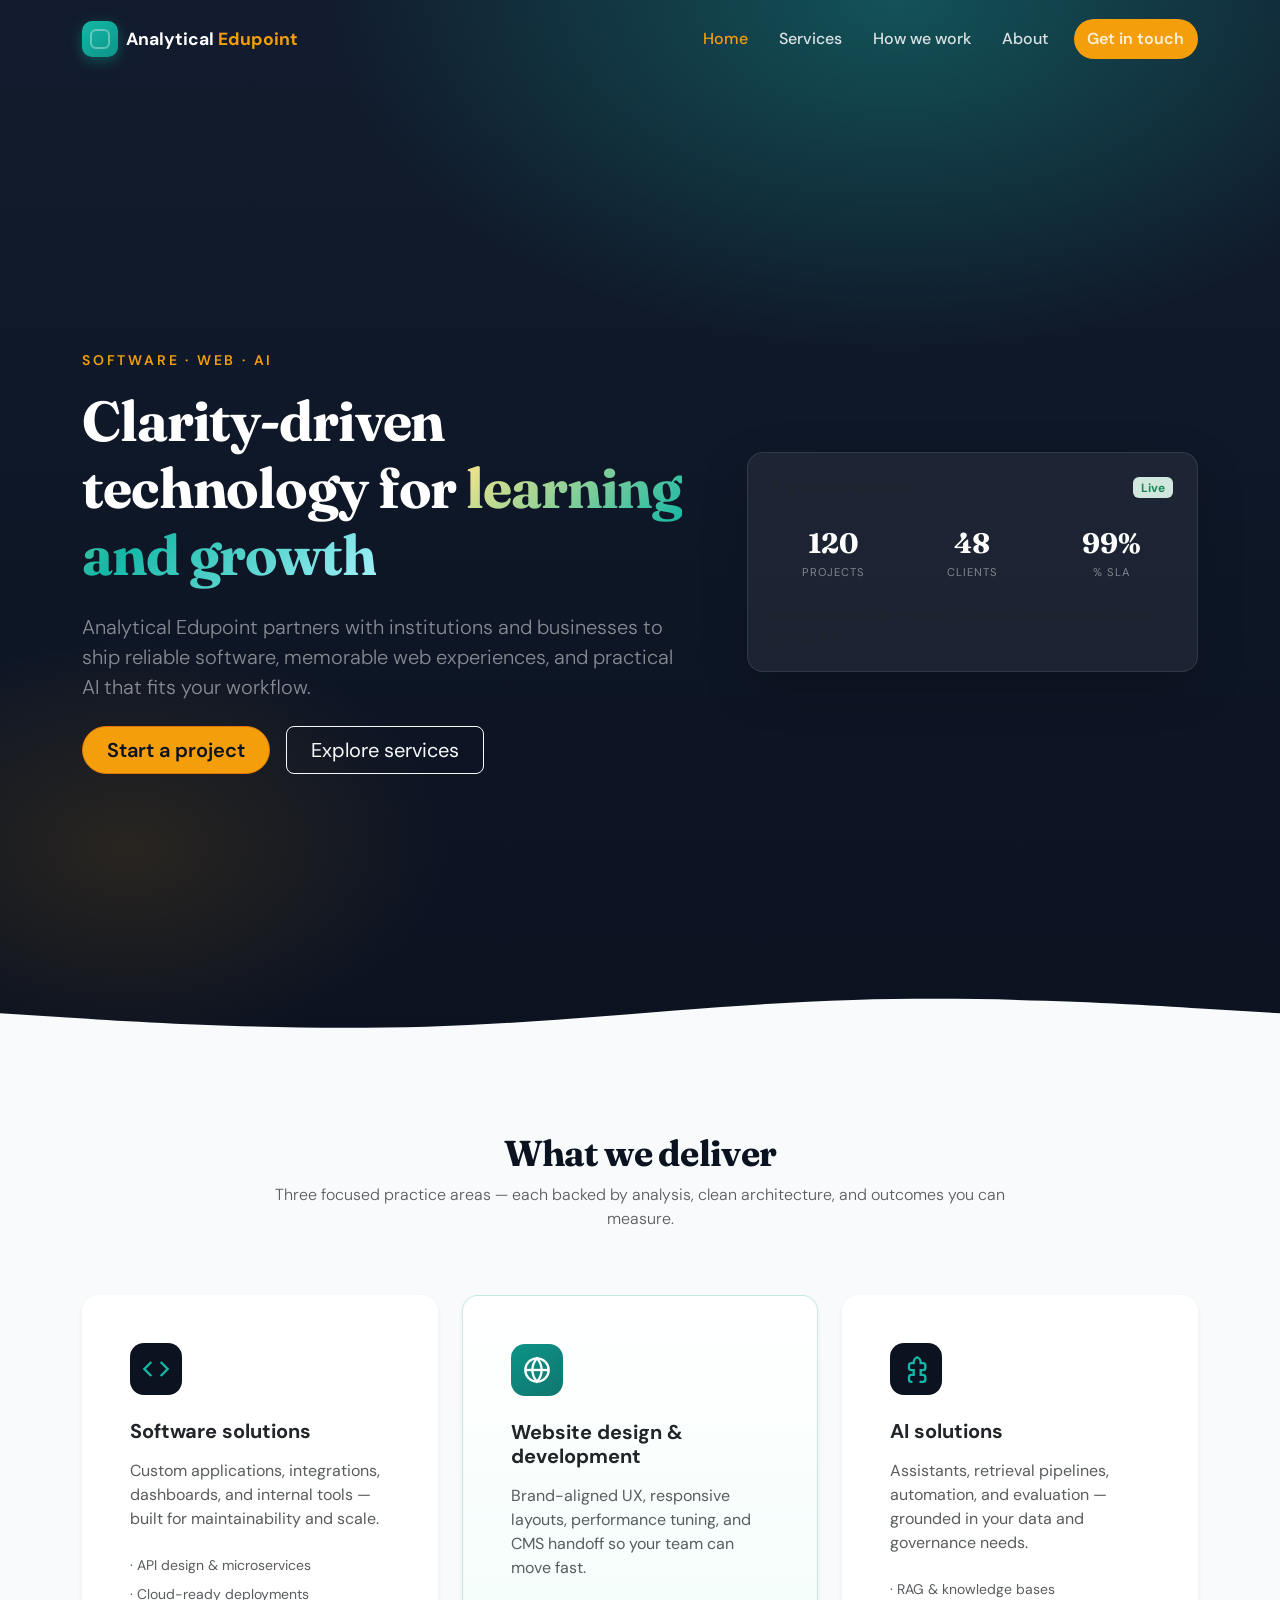
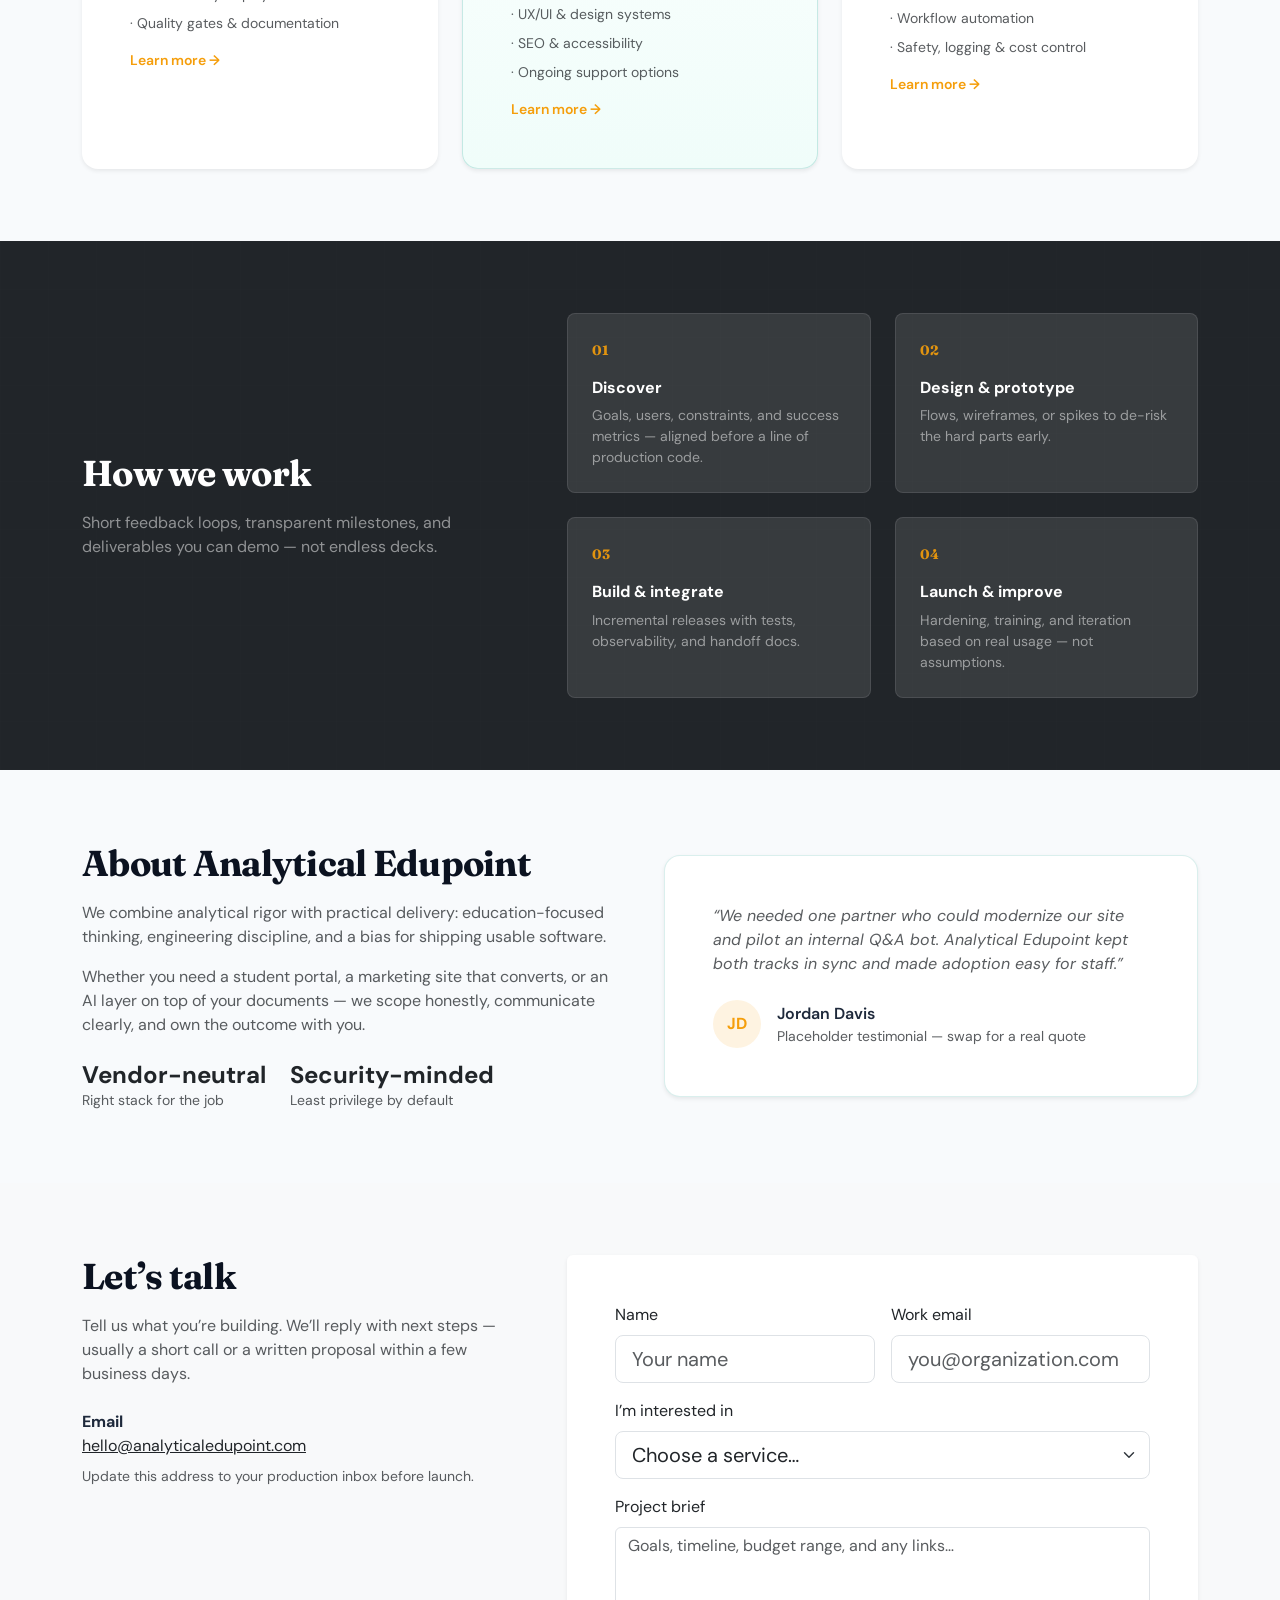
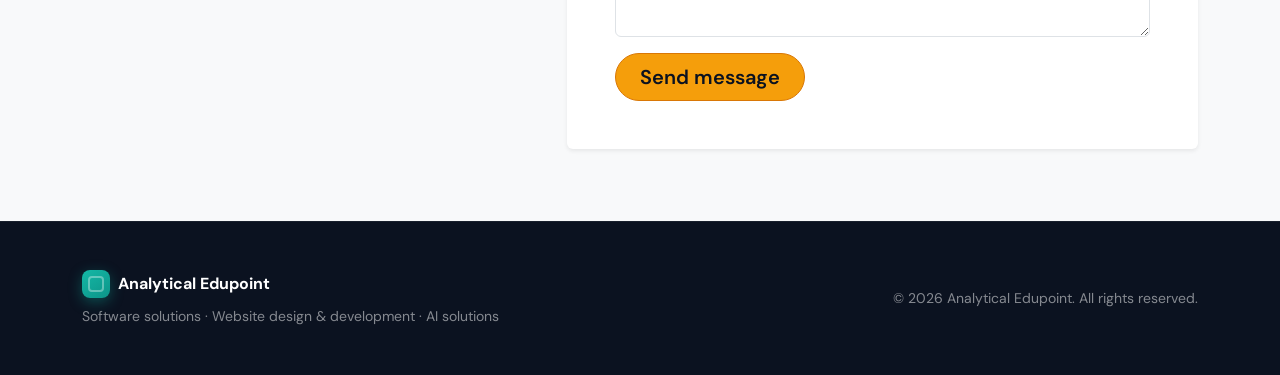
<file: index.html>
<!DOCTYPE html>
<html lang="en">
<head>
  <meta charset="UTF-8">
  <meta name="viewport" content="width=device-width, initial-scale=1.0">
  <meta name="description" content="Analytical Edupoint — software solutions, website design & development, and AI solutions for education and business.">
  <title>Analytical Edupoint | Software, Web & AI Solutions</title>
  <link rel="preconnect" href="https://fonts.googleapis.com">
  <link rel="preconnect" href="https://fonts.gstatic.com" crossorigin>
  <link href="https://fonts.googleapis.com/css2?family=DM+Sans:ital,opsz,wght@0,9..40,400;0,9..40,500;0,9..40,600;0,9..40,700;1,9..40,400&family=Fraunces:ital,opsz,wght@0,9..144,600;0,9..144,700;1,9..144,600&display=swap" rel="stylesheet">
  <link href="https://cdn.jsdelivr.net/npm/bootstrap@5.3.3/dist/css/bootstrap.min.css" rel="stylesheet" integrity="sha384-QWTKZyjpPEjISv5WaRU9OFeRpok6YctnYmDr5pNlyT2bRjXh0JMhjY6hW+ALEwIH" crossorigin="anonymous">
  <link rel="stylesheet" href="css/style.css">
</head>
<body>
  <nav id="mainNav" class="navbar navbar-expand-lg navbar-dark fixed-top py-3">
    <div class="container">
      <a class="navbar-brand fw-bold d-flex align-items-center gap-2" href="#home">
        <span class="brand-mark" aria-hidden="true"></span>
        <span>Analytical <span class="text-accent">Edupoint</span></span>
      </a>
      <button class="navbar-toggler border-0 shadow-none" type="button" data-bs-toggle="collapse" data-bs-target="#navCollapse" aria-controls="navCollapse" aria-expanded="false" aria-label="Toggle navigation">
        <span class="navbar-toggler-icon"></span>
      </button>
      <div class="collapse navbar-collapse" id="navCollapse">
        <ul class="navbar-nav ms-auto mb-2 mb-lg-0 align-items-lg-center gap-lg-1">
          <li class="nav-item"><a class="nav-link" href="#home">Home</a></li>
          <li class="nav-item"><a class="nav-link" href="services.html">Services</a></li>
          <li class="nav-item"><a class="nav-link" href="#process">How we work</a></li>
          <li class="nav-item"><a class="nav-link" href="#about">About</a></li>
          <li class="nav-item"><a class="nav-link btn-nav-cta ms-lg-2" href="#contact">Get in touch</a></li>
        </ul>
      </div>
    </div>
  </nav>

  <header id="home" class="hero position-relative overflow-hidden">
    <div class="hero-bg" aria-hidden="true"></div>
    <div class="container position-relative py-5">
      <div class="row align-items-center min-vh-100 py-5">
        <div class="col-lg-7">
          <p class="text-uppercase letter-spacing text-accent fw-semibold small mb-3 fade-in">Software · Web · AI</p>
          <h1 class="display-4 fw-bold text-white mb-4 fade-in delay-1">Clarity-driven technology for <span class="text-gradient">learning and growth</span></h1>
          <p class="lead text-white-50 mb-4 pe-lg-5 fade-in delay-2">Analytical Edupoint partners with institutions and businesses to ship reliable software, memorable web experiences, and practical AI that fits your workflow.</p>
          <div class="d-flex flex-wrap gap-3 fade-in delay-3">
            <a href="#contact" class="btn btn-accent btn-lg px-4">Start a project</a>
            <a href="services.html" class="btn btn-outline-light btn-lg px-4">Explore services</a>
          </div>
        </div>
        <div class="col-lg-5 mt-5 mt-lg-0">
          <div class="hero-panel p-4 rounded-4 shadow-lg fade-in delay-2">
            <div class="d-flex justify-content-between align-items-center mb-4">
              <span class="text-muted small">Engagement snapshot</span>
              <span class="badge bg-success-subtle text-success">Live</span>
            </div>
            <div class="row g-3 text-center mb-4">
              <div class="col-4">
                <div class="stat-value" data-count="120">0</div>
                <div class="stat-label">Projects</div>
              </div>
              <div class="col-4">
                <div class="stat-value" data-count="48">0</div>
                <div class="stat-label">Clients</div>
              </div>
              <div class="col-4">
                <div class="stat-value" data-count="99">0</div>
                <div class="stat-label">% SLA</div>
              </div>
            </div>
            <p class="small text-muted mb-0">Illustrative metrics — replace with your real numbers when you go live.</p>
          </div>
        </div>
      </div>
    </div>
    <div class="hero-wave" aria-hidden="true">
      <svg viewBox="0 0 1440 120" preserveAspectRatio="none" xmlns="http://www.w3.org/2000/svg"><path fill="var(--ae-surface)" d="M0,64L80,69.3C160,75,320,85,480,80C640,75,800,53,960,48C1120,43,1280,53,1360,58.7L1440,64L1440,120L1360,120C1280,120,1120,120,960,120C800,120,640,120,480,120C320,120,160,120,80,120L0,120Z"/></svg>
    </div>
  </header>

  <main>
    <section id="services" class="py-5 section-surface">
      <div class="container py-lg-4">
        <div class="row justify-content-center text-center mb-5">
          <div class="col-lg-8">
            <h2 class="section-title">What we deliver</h2>
            <p class="text-muted lead fs-6">Three focused practice areas — each backed by analysis, clean architecture, and outcomes you can measure.</p>
          </div>
        </div>
        <div class="row g-4">
          <div class="col-md-4">
            <article class="card service-card h-100 border-0 shadow-sm position-relative">
              <div class="card-body p-4 p-lg-5">
                <div class="icon-wrap mb-4" data-icon="code">
                  <svg width="28" height="28" viewBox="0 0 24 24" fill="none" stroke="currentColor" stroke-width="2" aria-hidden="true"><polyline points="16 18 22 12 16 6"/><polyline points="8 6 2 12 8 18"/></svg>
                </div>
                <h3 class="h5 fw-bold mb-3">Software solutions</h3>
                <p class="text-muted mb-4">Custom applications, integrations, dashboards, and internal tools — built for maintainability and scale.</p>
                <ul class="list-unstyled small text-muted mb-3">
                  <li class="mb-2">· API design &amp; microservices</li>
                  <li class="mb-2">· Cloud-ready deployments</li>
                  <li>· Quality gates &amp; documentation</li>
                </ul>
                <p class="mb-0 small fw-semibold text-accent stretched-ignore">Learn more <span aria-hidden="true">→</span></p>
                <a href="services.html#software" class="stretched-link" aria-label="Software solutions — full service details"></a>
              </div>
            </article>
          </div>
          <div class="col-md-4">
            <article class="card service-card h-100 border-0 shadow-sm service-card-featured position-relative">
              <div class="card-body p-4 p-lg-5">
                <div class="icon-wrap mb-4" data-icon="web">
                  <svg width="28" height="28" viewBox="0 0 24 24" fill="none" stroke="currentColor" stroke-width="2" aria-hidden="true"><circle cx="12" cy="12" r="10"/><line x1="2" y1="12" x2="22" y2="12"/><path d="M12 2a15.3 15.3 0 0 1 4 10 15.3 15.3 0 0 1-4 10 15.3 15.3 0 0 1-4-10 15.3 15.3 0 0 1 4-10z"/></svg>
                </div>
                <h3 class="h5 fw-bold mb-3">Website design &amp; development</h3>
                <p class="text-muted mb-4">Brand-aligned UX, responsive layouts, performance tuning, and CMS handoff so your team can move fast.</p>
                <ul class="list-unstyled small text-muted mb-3">
                  <li class="mb-2">· UX/UI &amp; design systems</li>
                  <li class="mb-2">· SEO &amp; accessibility</li>
                  <li>· Ongoing support options</li>
                </ul>
                <p class="mb-0 small fw-semibold text-accent stretched-ignore">Learn more <span aria-hidden="true">→</span></p>
                <a href="services.html#web" class="stretched-link" aria-label="Website design and development — full service details"></a>
              </div>
            </article>
          </div>
          <div class="col-md-4">
            <article class="card service-card h-100 border-0 shadow-sm position-relative">
              <div class="card-body p-4 p-lg-5">
                <div class="icon-wrap mb-4" data-icon="ai">
                  <svg width="28" height="28" viewBox="0 0 24 24" fill="none" stroke="currentColor" stroke-width="2" aria-hidden="true"><path d="M12 2a4 4 0 0 1 4 4v1h2a2 2 0 0 1 2 2v2a2 2 0 0 1-2 2h-2v4h2a2 2 0 0 1 2 2v2a2 2 0 0 1-2 2h-2v1a4 4 0 0 1-8 0v-1H8a2 2 0 0 1-2-2v-2a2 2 0 0 1 2-2h2v-4H8a2 2 0 0 1-2-2V9a2 2 0 0 1 2-2h2V6a4 4 0 0 1 4-4z"/></svg>
                </div>
                <h3 class="h5 fw-bold mb-3">AI solutions</h3>
                <p class="text-muted mb-4">Assistants, retrieval pipelines, automation, and evaluation — grounded in your data and governance needs.</p>
                <ul class="list-unstyled small text-muted mb-3">
                  <li class="mb-2">· RAG &amp; knowledge bases</li>
                  <li class="mb-2">· Workflow automation</li>
                  <li>· Safety, logging &amp; cost control</li>
                </ul>
                <p class="mb-0 small fw-semibold text-accent stretched-ignore">Learn more <span aria-hidden="true">→</span></p>
                <a href="services.html#ai" class="stretched-link" aria-label="AI solutions — full service details"></a>
              </div>
            </article>
          </div>
        </div>
      </div>
    </section>

    <section id="process" class="py-5 bg-dark text-white position-relative overflow-hidden">
      <div class="process-grid" aria-hidden="true"></div>
      <div class="container py-lg-4 position-relative">
        <div class="row align-items-center g-5">
          <div class="col-lg-5">
            <h2 class="section-title text-white mb-3">How we work</h2>
            <p class="text-white-50 mb-0">Short feedback loops, transparent milestones, and deliverables you can demo — not endless decks.</p>
          </div>
          <div class="col-lg-7">
            <div class="row g-4">
              <div class="col-sm-6">
                <div class="process-step p-4 rounded-3 bg-white bg-opacity-10 border border-white border-opacity-10">
                  <span class="step-num">01</span>
                  <h3 class="h6 fw-bold mt-3">Discover</h3>
                  <p class="small text-white-50 mb-0">Goals, users, constraints, and success metrics — aligned before a line of production code.</p>
                </div>
              </div>
              <div class="col-sm-6">
                <div class="process-step p-4 rounded-3 bg-white bg-opacity-10 border border-white border-opacity-10">
                  <span class="step-num">02</span>
                  <h3 class="h6 fw-bold mt-3">Design &amp; prototype</h3>
                  <p class="small text-white-50 mb-0">Flows, wireframes, or spikes to de-risk the hard parts early.</p>
                </div>
              </div>
              <div class="col-sm-6">
                <div class="process-step p-4 rounded-3 bg-white bg-opacity-10 border border-white border-opacity-10">
                  <span class="step-num">03</span>
                  <h3 class="h6 fw-bold mt-3">Build &amp; integrate</h3>
                  <p class="small text-white-50 mb-0">Incremental releases with tests, observability, and handoff docs.</p>
                </div>
              </div>
              <div class="col-sm-6">
                <div class="process-step p-4 rounded-3 bg-white bg-opacity-10 border border-white border-opacity-10">
                  <span class="step-num">04</span>
                  <h3 class="h6 fw-bold mt-3">Launch &amp; improve</h3>
                  <p class="small text-white-50 mb-0">Hardening, training, and iteration based on real usage — not assumptions.</p>
                </div>
              </div>
            </div>
          </div>
        </div>
      </div>
    </section>

    <section id="about" class="py-5 section-surface">
      <div class="container py-lg-4">
        <div class="row g-5 align-items-center">
          <div class="col-lg-6">
            <h2 class="section-title mb-3">About Analytical Edupoint</h2>
            <p class="text-muted">We combine analytical rigor with practical delivery: education-focused thinking, engineering discipline, and a bias for shipping usable software.</p>
            <p class="text-muted">Whether you need a student portal, a marketing site that converts, or an AI layer on top of your documents — we scope honestly, communicate clearly, and own the outcome with you.</p>
            <div class="d-flex flex-wrap gap-4 mt-4">
              <div>
                <div class="h4 fw-bold text-dark mb-0">Vendor-neutral</div>
                <div class="small text-muted">Right stack for the job</div>
              </div>
              <div>
                <div class="h4 fw-bold text-dark mb-0">Security-minded</div>
                <div class="small text-muted">Least privilege by default</div>
              </div>
            </div>
          </div>
          <div class="col-lg-6">
            <div class="about-card p-4 p-lg-5 rounded-4 border shadow-sm bg-white">
              <blockquote class="mb-0">
                <p class="fst-italic text-muted mb-4">“We needed one partner who could modernize our site and pilot an internal Q&amp;A bot. Analytical Edupoint kept both tracks in sync and made adoption easy for staff.”</p>
                <footer class="d-flex align-items-center gap-3">
                  <div class="avatar rounded-circle bg-accent-subtle text-accent fw-bold d-flex align-items-center justify-content-center" style="width:48px;height:48px;">JD</div>
                  <div>
                    <div class="fw-semibold">Jordan Davis</div>
                    <div class="small text-muted">Placeholder testimonial — swap for a real quote</div>
                  </div>
                </footer>
              </blockquote>
            </div>
          </div>
        </div>
      </div>
    </section>

    <section id="contact" class="py-5 bg-light">
      <div class="container py-lg-4">
        <div class="row g-5">
          <div class="col-lg-5">
            <h2 class="section-title mb-3">Let’s talk</h2>
            <p class="text-muted mb-4">Tell us what you’re building. We’ll reply with next steps — usually a short call or a written proposal within a few business days.</p>
            <div class="contact-meta">
              <p class="mb-2"><strong>Email</strong><br><a href="mailto:hello@analyticaledupoint.com" class="link-dark">hello@analyticaledupoint.com</a></p>
              <p class="mb-0 small text-muted">Update this address to your production inbox before launch.</p>
            </div>
          </div>
          <div class="col-lg-7">
            <form id="contactForm" class="card border-0 shadow-sm p-4 p-lg-5" novalidate>
              <div class="row g-3">
                <div class="col-md-6">
                  <label for="name" class="form-label">Name</label>
                  <input type="text" class="form-control form-control-lg" id="name" name="name" required minlength="2" placeholder="Your name">
                  <div class="invalid-feedback">Please enter your name.</div>
                </div>
                <div class="col-md-6">
                  <label for="email" class="form-label">Work email</label>
                  <input type="email" class="form-control form-control-lg" id="email" name="email" required placeholder="you@organization.com">
                  <div class="invalid-feedback">Please enter a valid email.</div>
                </div>
                <div class="col-12">
                  <label for="service" class="form-label">I’m interested in</label>
                  <select class="form-select form-select-lg" id="service" name="service" required>
                    <option value="" selected disabled>Choose a service…</option>
                    <option value="software">Software solutions</option>
                    <option value="web">Website design &amp; development</option>
                    <option value="ai">AI solutions</option>
                    <option value="multiple">Multiple / not sure yet</option>
                  </select>
                  <div class="invalid-feedback">Please select an option.</div>
                </div>
                <div class="col-12">
                  <label for="message" class="form-label">Project brief</label>
                  <textarea class="form-control" id="message" name="message" rows="4" required minlength="20" placeholder="Goals, timeline, budget range, and any links…"></textarea>
                  <div class="invalid-feedback">Please share at least a few sentences (20+ characters).</div>
                </div>
                <div class="col-12 d-flex align-items-center gap-3 flex-wrap">
                  <button type="submit" class="btn btn-accent btn-lg px-4" id="submitBtn">Send message</button>
                  <span id="formStatus" class="small text-muted" role="status" aria-live="polite"></span>
                </div>
              </div>
            </form>
          </div>
        </div>
      </div>
    </section>
  </main>

  <footer class="footer py-5 text-white">
    <div class="container">
      <div class="row g-4 align-items-center">
        <div class="col-md-6">
          <div class="d-flex align-items-center gap-2 mb-2">
            <span class="brand-mark brand-mark-sm" aria-hidden="true"></span>
            <span class="fw-bold">Analytical Edupoint</span>
          </div>
          <p class="small text-white-50 mb-0">Software solutions · Website design &amp; development · AI solutions</p>
        </div>
        <div class="col-md-6 text-md-end">
          <p class="small text-white-50 mb-0">&copy; <span id="year"></span> Analytical Edupoint. All rights reserved.</p>
        </div>
      </div>
    </div>
  </footer>

  <script src="https://code.jquery.com/jquery-3.7.1.min.js" integrity="sha256-/JqT3SQfawRcv/BIHPThkBvs0OEvtFFmqPF/lYI/Cxo=" crossorigin="anonymous"></script>
  <script src="https://cdn.jsdelivr.net/npm/bootstrap@5.3.3/dist/js/bootstrap.bundle.min.js" integrity="sha384-YvpcrYf0tY3lHB60NNkmXc5s9fDVZLESaAA55NDzOxhy9GkcIdslK1eN7N6jIeHz" crossorigin="anonymous"></script>
  <script src="js/main.js"></script>
</body>
</html>
</file>
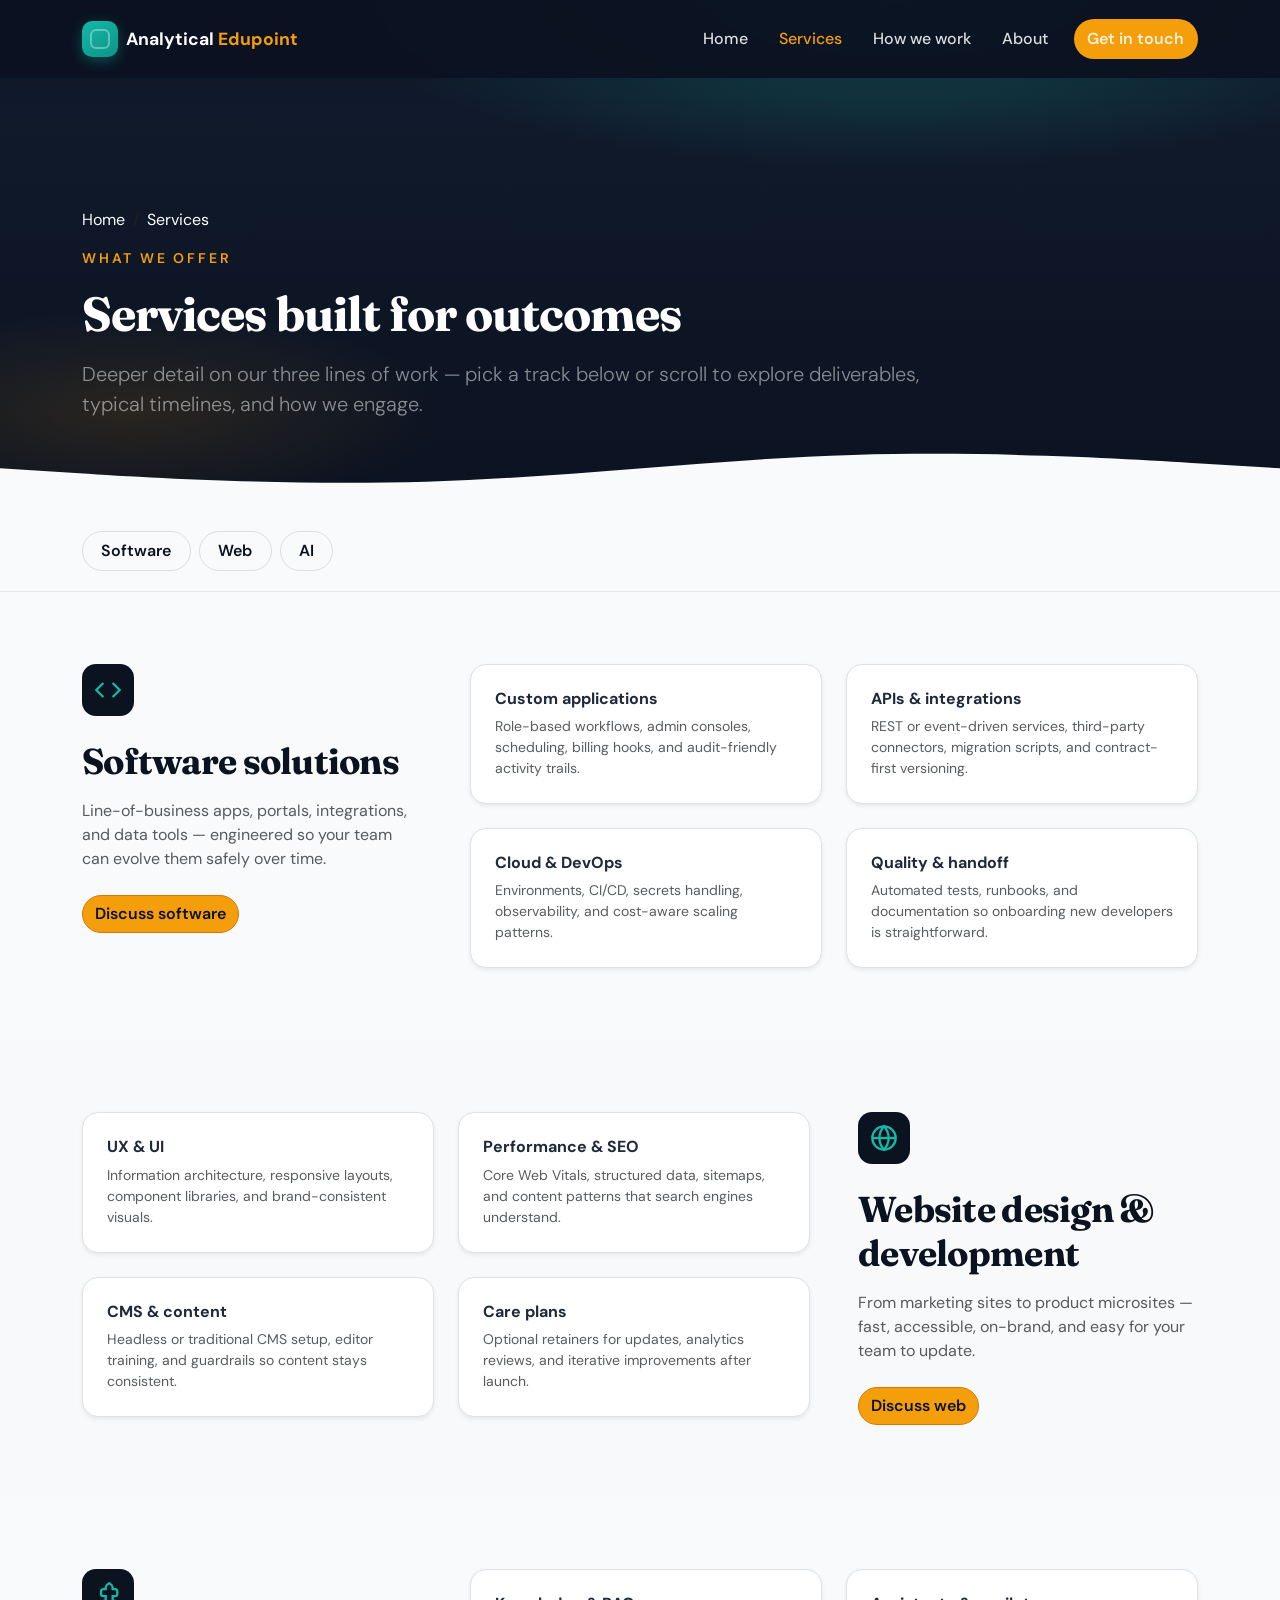
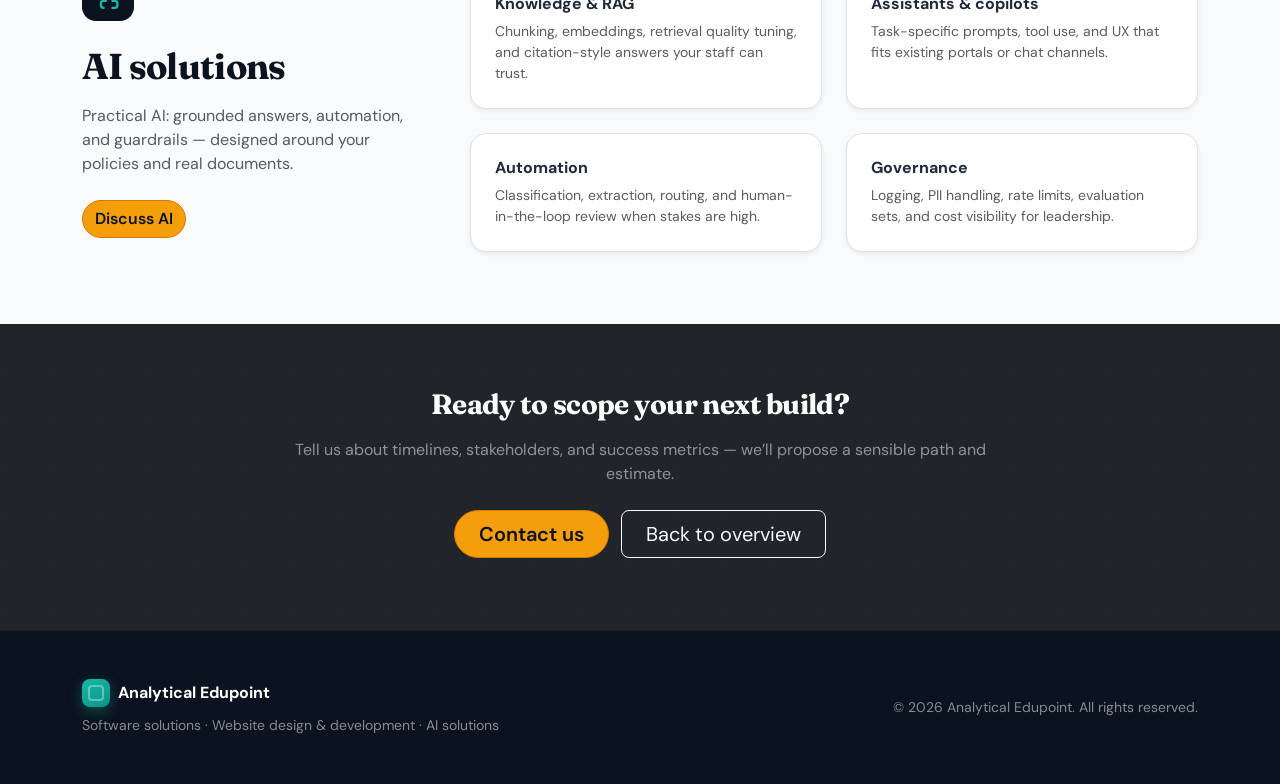
<file: services.html>
<!DOCTYPE html>
<html lang="en">
<head>
  <meta charset="UTF-8">
  <meta name="viewport" content="width=device-width, initial-scale=1.0">
  <meta name="description" content="Services — software solutions, website design & development, and AI solutions from Analytical Edupoint.">
  <title>Services | Analytical Edupoint</title>
  <link rel="preconnect" href="https://fonts.googleapis.com">
  <link rel="preconnect" href="https://fonts.gstatic.com" crossorigin>
  <link href="https://fonts.googleapis.com/css2?family=DM+Sans:ital,opsz,wght@0,9..40,400;0,9..40,500;0,9..40,600;0,9..40,700;1,9..40,400&family=Fraunces:ital,opsz,wght@0,9..144,600;0,9..144,700;1,9..144,600&display=swap" rel="stylesheet">
  <link href="https://cdn.jsdelivr.net/npm/bootstrap@5.3.3/dist/css/bootstrap.min.css" rel="stylesheet" integrity="sha384-QWTKZyjpPEjISv5WaRU9OFeRpok6YctnYmDr5pNlyT2bRjXh0JMhjY6hW+ALEwIH" crossorigin="anonymous">
  <link rel="stylesheet" href="css/style.css">
</head>
<body class="page-services">
  <nav id="mainNav" class="navbar navbar-expand-lg navbar-dark fixed-top py-3 navbar-inner">
    <div class="container">
      <a class="navbar-brand fw-bold d-flex align-items-center gap-2" href="index.html">
        <span class="brand-mark" aria-hidden="true"></span>
        <span>Analytical <span class="text-accent">Edupoint</span></span>
      </a>
      <button class="navbar-toggler border-0 shadow-none" type="button" data-bs-toggle="collapse" data-bs-target="#navCollapse" aria-controls="navCollapse" aria-expanded="false" aria-label="Toggle navigation">
        <span class="navbar-toggler-icon"></span>
      </button>
      <div class="collapse navbar-collapse" id="navCollapse">
        <ul class="navbar-nav ms-auto mb-2 mb-lg-0 align-items-lg-center gap-lg-1">
          <li class="nav-item"><a class="nav-link" href="index.html#home">Home</a></li>
          <li class="nav-item"><a class="nav-link active" href="services.html" aria-current="page">Services</a></li>
          <li class="nav-item"><a class="nav-link" href="index.html#process">How we work</a></li>
          <li class="nav-item"><a class="nav-link" href="index.html#about">About</a></li>
          <li class="nav-item"><a class="nav-link btn-nav-cta ms-lg-2" href="index.html#contact">Get in touch</a></li>
        </ul>
      </div>
    </div>
  </nav>

  <header class="page-hero position-relative overflow-hidden">
    <div class="hero-bg" aria-hidden="true"></div>
    <div class="container position-relative py-5">
      <div class="row py-5 mt-4">
        <div class="col-lg-10">
          <nav aria-label="Breadcrumb" class="mb-3">
            <ol class="breadcrumb mb-0 text-white-50 small">
              <li class="breadcrumb-item"><a href="index.html" class="link-light text-decoration-none">Home</a></li>
              <li class="breadcrumb-item active text-white" aria-current="page">Services</li>
            </ol>
          </nav>
          <p class="text-uppercase letter-spacing text-accent fw-semibold small mb-3">What we offer</p>
          <h1 class="display-5 fw-bold text-white mb-3">Services built for outcomes</h1>
          <p class="lead text-white-50 mb-0 pe-lg-5">Deeper detail on our three lines of work — pick a track below or scroll to explore deliverables, typical timelines, and how we engage.</p>
        </div>
      </div>
    </div>
    <div class="hero-wave" aria-hidden="true">
      <svg viewBox="0 0 1440 120" preserveAspectRatio="none" xmlns="http://www.w3.org/2000/svg"><path fill="var(--ae-surface)" d="M0,64L80,69.3C160,75,320,85,480,80C640,75,800,53,960,48C1120,43,1280,53,1360,58.7L1440,64L1440,120L1360,120C1280,120,1120,120,960,120C800,120,640,120,480,120C320,120,160,120,80,120L0,120Z"/></svg>
    </div>
  </header>

  <div class="services-jump-wrap py-2 py-lg-3">
    <div class="container">
      <nav class="services-jump nav flex-nowrap gap-2 overflow-x-auto pb-1" id="servicesSubnav" aria-label="Jump to service">
        <a class="nav-link services-jump-link internal-scroll" href="#software">Software</a>
        <a class="nav-link services-jump-link internal-scroll" href="#web">Web</a>
        <a class="nav-link services-jump-link internal-scroll" href="#ai">AI</a>
      </nav>
    </div>
  </div>

  <main>
    <section id="software" class="py-5 section-surface service-detail">
      <div class="container py-lg-4">
        <div class="row g-5 align-items-start">
          <div class="col-lg-4">
            <div class="icon-wrap mb-4" data-icon="code">
              <svg width="28" height="28" viewBox="0 0 24 24" fill="none" stroke="currentColor" stroke-width="2" aria-hidden="true"><polyline points="16 18 22 12 16 6"/><polyline points="8 6 2 12 8 18"/></svg>
            </div>
            <h2 class="section-title mb-3">Software solutions</h2>
            <p class="text-muted">Line-of-business apps, portals, integrations, and data tools — engineered so your team can evolve them safely over time.</p>
            <a href="index.html#contact" class="btn btn-accent mt-2">Discuss software</a>
          </div>
          <div class="col-lg-8">
            <div class="row g-4">
              <div class="col-md-6">
                <div class="p-4 rounded-4 bg-white border shadow-sm h-100">
                  <h3 class="h6 fw-bold mb-2">Custom applications</h3>
                  <p class="small text-muted mb-0">Role-based workflows, admin consoles, scheduling, billing hooks, and audit-friendly activity trails.</p>
                </div>
              </div>
              <div class="col-md-6">
                <div class="p-4 rounded-4 bg-white border shadow-sm h-100">
                  <h3 class="h6 fw-bold mb-2">APIs &amp; integrations</h3>
                  <p class="small text-muted mb-0">REST or event-driven services, third-party connectors, migration scripts, and contract-first versioning.</p>
                </div>
              </div>
              <div class="col-md-6">
                <div class="p-4 rounded-4 bg-white border shadow-sm h-100">
                  <h3 class="h6 fw-bold mb-2">Cloud &amp; DevOps</h3>
                  <p class="small text-muted mb-0">Environments, CI/CD, secrets handling, observability, and cost-aware scaling patterns.</p>
                </div>
              </div>
              <div class="col-md-6">
                <div class="p-4 rounded-4 bg-white border shadow-sm h-100">
                  <h3 class="h6 fw-bold mb-2">Quality &amp; handoff</h3>
                  <p class="small text-muted mb-0">Automated tests, runbooks, and documentation so onboarding new developers is straightforward.</p>
                </div>
              </div>
            </div>
          </div>
        </div>
      </div>
    </section>

    <section id="web" class="py-5 bg-light service-detail">
      <div class="container py-lg-4">
        <div class="row g-5 align-items-start flex-lg-row-reverse">
          <div class="col-lg-4">
            <div class="icon-wrap mb-4 icon-wrap-web" data-icon="web">
              <svg width="28" height="28" viewBox="0 0 24 24" fill="none" stroke="currentColor" stroke-width="2" aria-hidden="true"><circle cx="12" cy="12" r="10"/><line x1="2" y1="12" x2="22" y2="12"/><path d="M12 2a15.3 15.3 0 0 1 4 10 15.3 15.3 0 0 1-4 10 15.3 15.3 0 0 1-4-10 15.3 15.3 0 0 1 4-10z"/></svg>
            </div>
            <h2 class="section-title mb-3">Website design &amp; development</h2>
            <p class="text-muted">From marketing sites to product microsites — fast, accessible, on-brand, and easy for your team to update.</p>
            <a href="index.html#contact" class="btn btn-accent mt-2">Discuss web</a>
          </div>
          <div class="col-lg-8">
            <div class="row g-4">
              <div class="col-md-6">
                <div class="p-4 rounded-4 bg-white border shadow-sm h-100">
                  <h3 class="h6 fw-bold mb-2">UX &amp; UI</h3>
                  <p class="small text-muted mb-0">Information architecture, responsive layouts, component libraries, and brand-consistent visuals.</p>
                </div>
              </div>
              <div class="col-md-6">
                <div class="p-4 rounded-4 bg-white border shadow-sm h-100">
                  <h3 class="h6 fw-bold mb-2">Performance &amp; SEO</h3>
                  <p class="small text-muted mb-0">Core Web Vitals, structured data, sitemaps, and content patterns that search engines understand.</p>
                </div>
              </div>
              <div class="col-md-6">
                <div class="p-4 rounded-4 bg-white border shadow-sm h-100">
                  <h3 class="h6 fw-bold mb-2">CMS &amp; content</h3>
                  <p class="small text-muted mb-0">Headless or traditional CMS setup, editor training, and guardrails so content stays consistent.</p>
                </div>
              </div>
              <div class="col-md-6">
                <div class="p-4 rounded-4 bg-white border shadow-sm h-100">
                  <h3 class="h6 fw-bold mb-2">Care plans</h3>
                  <p class="small text-muted mb-0">Optional retainers for updates, analytics reviews, and iterative improvements after launch.</p>
                </div>
              </div>
            </div>
          </div>
        </div>
      </div>
    </section>

    <section id="ai" class="py-5 section-surface service-detail">
      <div class="container py-lg-4">
        <div class="row g-5 align-items-start">
          <div class="col-lg-4">
            <div class="icon-wrap mb-4" data-icon="ai">
              <svg width="28" height="28" viewBox="0 0 24 24" fill="none" stroke="currentColor" stroke-width="2" aria-hidden="true"><path d="M12 2a4 4 0 0 1 4 4v1h2a2 2 0 0 1 2 2v2a2 2 0 0 1-2 2h-2v4h2a2 2 0 0 1 2 2v2a2 2 0 0 1-2 2h-2v1a4 4 0 0 1-8 0v-1H8a2 2 0 0 1-2-2v-2a2 2 0 0 1 2-2h2v-4H8a2 2 0 0 1-2-2V9a2 2 0 0 1 2-2h2V6a4 4 0 0 1 4-4z"/></svg>
            </div>
            <h2 class="section-title mb-3">AI solutions</h2>
            <p class="text-muted">Practical AI: grounded answers, automation, and guardrails — designed around your policies and real documents.</p>
            <a href="index.html#contact" class="btn btn-accent mt-2">Discuss AI</a>
          </div>
          <div class="col-lg-8">
            <div class="row g-4">
              <div class="col-md-6">
                <div class="p-4 rounded-4 bg-white border shadow-sm h-100">
                  <h3 class="h6 fw-bold mb-2">Knowledge &amp; RAG</h3>
                  <p class="small text-muted mb-0">Chunking, embeddings, retrieval quality tuning, and citation-style answers your staff can trust.</p>
                </div>
              </div>
              <div class="col-md-6">
                <div class="p-4 rounded-4 bg-white border shadow-sm h-100">
                  <h3 class="h6 fw-bold mb-2">Assistants &amp; copilots</h3>
                  <p class="small text-muted mb-0">Task-specific prompts, tool use, and UX that fits existing portals or chat channels.</p>
                </div>
              </div>
              <div class="col-md-6">
                <div class="p-4 rounded-4 bg-white border shadow-sm h-100">
                  <h3 class="h6 fw-bold mb-2">Automation</h3>
                  <p class="small text-muted mb-0">Classification, extraction, routing, and human-in-the-loop review when stakes are high.</p>
                </div>
              </div>
              <div class="col-md-6">
                <div class="p-4 rounded-4 bg-white border shadow-sm h-100">
                  <h3 class="h6 fw-bold mb-2">Governance</h3>
                  <p class="small text-muted mb-0">Logging, PII handling, rate limits, evaluation sets, and cost visibility for leadership.</p>
                </div>
              </div>
            </div>
          </div>
        </div>
      </div>
    </section>

    <section class="py-5 bg-dark text-white position-relative overflow-hidden">
      <div class="process-grid" aria-hidden="true"></div>
      <div class="container py-lg-3 position-relative text-center">
        <h2 class="h3 fw-bold text-white mb-3">Ready to scope your next build?</h2>
        <p class="text-white-50 mb-4 col-lg-8 mx-auto">Tell us about timelines, stakeholders, and success metrics — we’ll propose a sensible path and estimate.</p>
        <a href="index.html#contact" class="btn btn-accent btn-lg px-4 me-2 mb-2">Contact us</a>
        <a href="index.html#services" class="btn btn-outline-light btn-lg px-4 mb-2">Back to overview</a>
      </div>
    </section>
  </main>

  <footer class="footer py-5 text-white">
    <div class="container">
      <div class="row g-4 align-items-center">
        <div class="col-md-6">
          <div class="d-flex align-items-center gap-2 mb-2">
            <span class="brand-mark brand-mark-sm" aria-hidden="true"></span>
            <span class="fw-bold">Analytical Edupoint</span>
          </div>
          <p class="small text-white-50 mb-0">Software solutions · Website design &amp; development · AI solutions</p>
        </div>
        <div class="col-md-6 text-md-end">
          <p class="small text-white-50 mb-0">&copy; <span id="year"></span> Analytical Edupoint. All rights reserved.</p>
        </div>
      </div>
    </div>
  </footer>

  <script src="https://code.jquery.com/jquery-3.7.1.min.js" integrity="sha256-/JqT3SQfawRcv/BIHPThkBvs0OEvtFFmqPF/lYI/Cxo=" crossorigin="anonymous"></script>
  <script src="https://cdn.jsdelivr.net/npm/bootstrap@5.3.3/dist/js/bootstrap.bundle.min.js" integrity="sha384-YvpcrYf0tY3lHB60NNkmXc5s9fDVZLESaAA55NDzOxhy9GkcIdslK1eN7N6jIeHz" crossorigin="anonymous"></script>
  <script src="js/main.js"></script>
</body>
</html>
</file>
<file: css/style.css>
/* Analytical Edupoint — custom theme */
:root {
  --ae-navy: #0b1220;
  --ae-navy-mid: #121c2e;
  --ae-teal: #0d9488;
  --ae-teal-light: #14b8a6;
  --ae-amber: #f59e0b;
  --ae-amber-dark: #d97706;
  --ae-surface: #f8fafc;
  --ae-accent: var(--ae-amber);
  --ae-accent-subtle: rgba(245, 158, 11, 0.12);
  font-size: 16px;
}

html {
  scroll-behavior: smooth;
}

body {
  font-family: "DM Sans", system-ui, -apple-system, sans-serif;
  color: #1e293b;
  background: var(--ae-surface);
}

h1, h2, .section-title {
  font-family: "Fraunces", Georgia, serif;
  letter-spacing: -0.02em;
}

.section-title {
  font-size: clamp(1.75rem, 4vw, 2.25rem);
  font-weight: 700;
  color: var(--ae-navy);
}

.text-accent {
  color: var(--ae-accent) !important;
}

.bg-accent-subtle {
  background: var(--ae-accent-subtle) !important;
}

.text-gradient {
  background: linear-gradient(135deg, #fde68a 0%, var(--ae-teal-light) 50%, #a5f3fc 100%);
  -webkit-background-clip: text;
  background-clip: text;
  -webkit-text-fill-color: transparent;
}

.letter-spacing {
  letter-spacing: 0.2em;
}

/* Navbar */
.navbar {
  background: transparent;
  transition: background 0.35s ease, box-shadow 0.35s ease, padding 0.25s ease;
}

.navbar.scrolled {
  background: rgba(11, 18, 32, 0.92) !important;
  backdrop-filter: blur(12px);
  box-shadow: 0 8px 32px rgba(0, 0, 0, 0.25);
  padding-top: 0.65rem !important;
  padding-bottom: 0.65rem !important;
}

.navbar-brand {
  font-size: 1.1rem;
}

.brand-mark {
  width: 36px;
  height: 36px;
  border-radius: 10px;
  background: linear-gradient(145deg, var(--ae-teal-light), var(--ae-teal));
  box-shadow: 0 4px 14px rgba(13, 148, 136, 0.45);
  position: relative;
}

.brand-mark::after {
  content: "";
  position: absolute;
  inset: 8px;
  border: 2px solid rgba(255, 255, 255, 0.35);
  border-radius: 6px;
}

.brand-mark-sm {
  width: 28px;
  height: 28px;
  border-radius: 8px;
}

.brand-mark-sm::after {
  inset: 6px;
  border-radius: 4px;
}

.navbar .nav-link {
  color: rgba(255, 255, 255, 0.85) !important;
  font-weight: 500;
  padding: 0.5rem 0.85rem !important;
  border-radius: 0.5rem;
  transition: color 0.2s, background 0.2s;
}

.navbar .nav-link:hover,
.navbar .nav-link:focus {
  color: #fff !important;
  background: rgba(255, 255, 255, 0.06);
}

.navbar .nav-link.active {
  color: var(--ae-accent) !important;
}

.btn-nav-cta {
  background: var(--ae-accent) !important;
  color: var(--ae-navy) !important;
  border-radius: 999px !important;
  padding: 0.45rem 1.15rem !important;
  font-weight: 600 !important;
}

.btn-nav-cta:hover {
  background: #fbbf24 !important;
  color: var(--ae-navy) !important;
}

/* Inner pages (services) */
.navbar-inner {
  background: rgba(11, 18, 32, 0.94) !important;
  backdrop-filter: blur(12px);
  box-shadow: 0 4px 24px rgba(0, 0, 0, 0.12);
}

.page-hero {
  background: var(--ae-navy);
  padding-top: 5.5rem;
}

.services-jump-wrap {
  position: sticky;
  top: 4.35rem;
  z-index: 1010;
  background: rgba(248, 250, 252, 0.94);
  backdrop-filter: blur(10px);
  border-bottom: 1px solid rgba(15, 23, 42, 0.08);
}

.services-jump-link.nav-link {
  color: var(--ae-navy);
  font-weight: 600;
  border-radius: 999px;
  padding: 0.45rem 1.15rem;
  border: 1px solid rgba(15, 23, 42, 0.12);
}

.services-jump-link.nav-link:hover,
.services-jump-link.nav-link:focus {
  background: #fff;
  border-color: var(--ae-teal);
  color: var(--ae-navy);
}

.service-detail[id] {
  scroll-margin-top: 7.5rem;
}

.icon-wrap-web {
  background: linear-gradient(145deg, var(--ae-teal), #0f766e);
  color: #fff;
}

.stretched-ignore {
  position: relative;
  z-index: 2;
}

/* Hero */
.hero {
  background: var(--ae-navy);
  padding-top: 4rem;
}

.hero-bg {
  position: absolute;
  inset: 0;
  background:
    radial-gradient(ellipse 80% 60% at 70% 0%, rgba(20, 184, 166, 0.35), transparent 55%),
    radial-gradient(ellipse 50% 40% at 10% 80%, rgba(245, 158, 11, 0.12), transparent 50%),
    linear-gradient(180deg, var(--ae-navy-mid), var(--ae-navy));
  pointer-events: none;
}

.hero-wave {
  position: absolute;
  bottom: 0;
  left: 0;
  width: 100%;
  line-height: 0;
}

.hero-wave svg {
  display: block;
  width: 100%;
  height: 72px;
}

@media (min-width: 992px) {
  .hero-wave svg {
    height: 100px;
  }
}

.hero-panel {
  background: rgba(255, 255, 255, 0.06);
  border: 1px solid rgba(255, 255, 255, 0.1);
  color: #e2e8f0;
}

.stat-value {
  font-family: "Fraunces", Georgia, serif;
  font-size: 1.75rem;
  font-weight: 700;
  color: #fff;
}

.stat-label {
  font-size: 0.7rem;
  text-transform: uppercase;
  letter-spacing: 0.08em;
  color: rgba(255, 255, 255, 0.45);
}

.btn-accent {
  --bs-btn-bg: var(--ae-accent);
  --bs-btn-border-color: var(--ae-amber-dark);
  --bs-btn-hover-bg: #fbbf24;
  --bs-btn-hover-border-color: var(--ae-amber-dark);
  --bs-btn-color: var(--ae-navy);
  --bs-btn-hover-color: var(--ae-navy);
  --bs-btn-active-bg: #f59e0b;
  --bs-btn-active-color: var(--ae-navy);
  font-weight: 600;
  border-radius: 999px;
}

/* Fade-in (initial state; JS adds .visible) */
.fade-in {
  opacity: 0;
  transform: translateY(16px);
  transition: opacity 0.6s ease, transform 0.6s ease;
}

.fade-in.visible {
  opacity: 1;
  transform: translateY(0);
}

.fade-in.delay-1 { transition-delay: 0.1s; }
.fade-in.delay-2 { transition-delay: 0.2s; }
.fade-in.delay-3 { transition-delay: 0.3s; }

/* Sections */
.section-surface {
  background: var(--ae-surface);
}

/* Service cards */
.service-card {
  border-radius: 1rem !important;
  transition: transform 0.3s ease, box-shadow 0.3s ease;
}

.service-card:hover {
  transform: translateY(-6px);
  box-shadow: 0 1.25rem 2.5rem rgba(11, 18, 32, 0.12) !important;
}

.service-card-featured {
  background: linear-gradient(180deg, #fff 0%, #f0fdfa 100%);
  border: 1px solid rgba(13, 148, 136, 0.2) !important;
}

.icon-wrap {
  width: 52px;
  height: 52px;
  border-radius: 14px;
  display: flex;
  align-items: center;
  justify-content: center;
  background: var(--ae-navy);
  color: var(--ae-teal-light);
}

.service-card-featured .icon-wrap {
  background: linear-gradient(145deg, var(--ae-teal), #0f766e);
  color: #fff;
}

/* Process */
.process-grid {
  position: absolute;
  inset: 0;
  opacity: 0.06;
  background-image:
    linear-gradient(rgba(255, 255, 255, 0.08) 1px, transparent 1px),
    linear-gradient(90deg, rgba(255, 255, 255, 0.08) 1px, transparent 1px);
  background-size: 48px 48px;
}

.process-step {
  height: 100%;
  transition: transform 0.25s ease, border-color 0.25s ease;
}

.process-step:hover {
  transform: translateY(-4px);
  border-color: rgba(245, 158, 11, 0.35) !important;
}

.step-num {
  font-family: "Fraunces", Georgia, serif;
  font-size: 0.85rem;
  font-weight: 700;
  color: var(--ae-accent);
  opacity: 0.9;
}

/* About card */
.about-card {
  border-color: rgba(13, 148, 136, 0.15) !important;
}

/* Contact */
.form-control:focus,
.form-select:focus {
  border-color: var(--ae-teal);
  box-shadow: 0 0 0 0.2rem rgba(13, 148, 136, 0.2);
}

/* Footer */
.footer {
  background: var(--ae-navy);
  border-top: 1px solid rgba(255, 255, 255, 0.06);
}

.footer a {
  text-decoration: none;
}

.footer a:hover {
  text-decoration: underline;
  color: var(--ae-teal-light) !important;
}

/* Reduced motion */
@media (prefers-reduced-motion: reduce) {
  html {
    scroll-behavior: auto;
  }
  .fade-in,
  .service-card,
  .process-step {
    transition: none;
  }
  .fade-in {
    opacity: 1;
    transform: none;
  }
}
</file>
